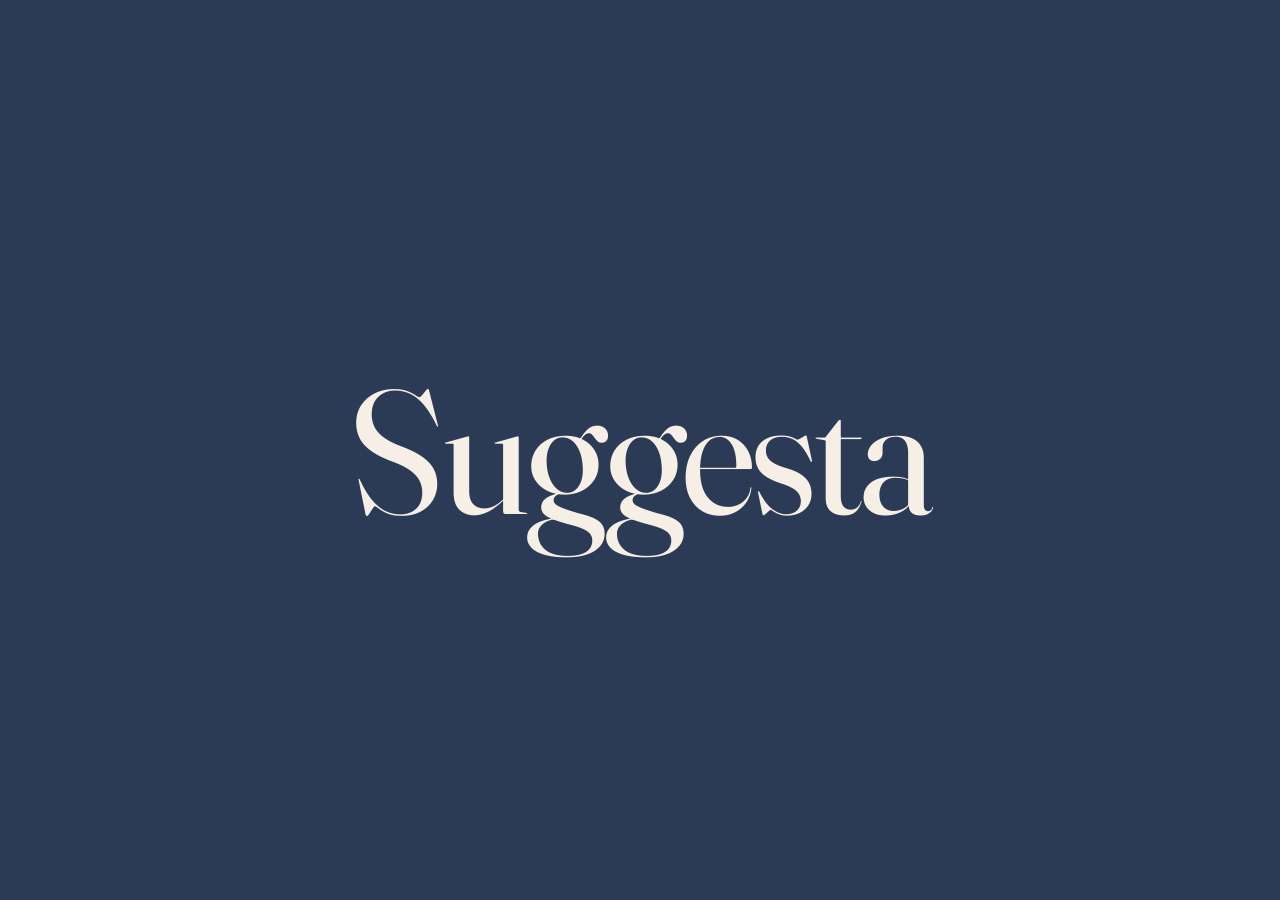
<file: index.html>
<!DOCTYPE html>
<html lang="en">
<head>
<meta charset="UTF-8">
<meta name="viewport" content="width=device-width, initial-scale=1">
<title>Suggesta</title>
<link rel="preconnect" href="https://fonts.googleapis.com">
<link rel="preconnect" href="https://fonts.gstatic.com" crossorigin>
<link href="https://fonts.googleapis.com/css2?family=Fraunces:ital,opsz,wght@0,9..144,400;1,9..144,400&family=DM+Sans:wght@400;500&display=swap" rel="stylesheet">
<style>
  :root {
    --bg: #2b2540;
    --glow: #6d5bd0;
    --ink: #f6efe6;
    --ink-soft: rgba(246, 239, 230, 0.72);
    --serif: "Fraunces", Georgia, "Times New Roman", serif;
    --sans: "DM Sans", system-ui, -apple-system, "Segoe UI", sans-serif;
  }
  * { box-sizing: border-box; margin: 0; }
  html, body { height: 100%; }
  body {
    background: var(--bg);
    color: var(--ink);
    font-family: var(--sans);
    transition: background-color 1.6s ease;
    overflow: hidden;
  }

  /* Drifting light that takes on each mood's color */
  .glow {
    position: fixed;
    border-radius: 50%;
    filter: blur(90px);
    opacity: 0.55;
    background: var(--glow);
    transition: background-color 1.6s ease;
    pointer-events: none;
  }
  .glow.a { width: 55vmax; height: 55vmax; top: -20vmax; right: -15vmax; animation: driftA 18s ease-in-out infinite alternate; }
  .glow.b { width: 40vmax; height: 40vmax; bottom: -18vmax; left: -10vmax; animation: driftB 22s ease-in-out infinite alternate; opacity: 0.4; }
  @keyframes driftA { to { transform: translate(-8vmax, 10vmax) scale(1.15); } }
  @keyframes driftB { to { transform: translate(10vmax, -8vmax) scale(1.2); } }

  /* Opening moment: big wordmark, letter by letter */
  .intro {
    position: fixed;
    inset: 0;
    display: grid;
    place-items: center;
    background: var(--bg);
    z-index: 10;
    transition: opacity 0.9s ease 0.2s, visibility 0s linear 1.1s, background-color 1.6s ease;
  }
  .intro.done { opacity: 0; visibility: hidden; }
  .wordmark {
    font-family: var(--serif);
    font-size: clamp(3.5rem, 16vw, 11rem);
    letter-spacing: -0.02em;
    display: flex;
  }
  .wordmark span {
    display: inline-block;
    opacity: 0;
    transform: translateY(0.6em) rotate(6deg);
    animation: letterIn 0.9s cubic-bezier(.2,.9,.3,1.2) forwards;
    cursor: default;
  }
  .wordmark span:hover { animation: none; opacity: 1; transform: translateY(-0.12em) rotate(-4deg); transition: transform 0.25s ease; }
  @keyframes letterIn { to { opacity: 1; transform: none; } }

  .splash {
    position: relative;
    min-height: 100%;
    display: flex;
    flex-direction: column;
    justify-content: space-between;
    padding: clamp(1.5rem, 5vw, 4rem);
    transition: opacity 0.6s ease;
  }
  .splash.leaving { opacity: 0; }
  .brand {
    font-family: var(--serif);
    font-size: 1.6rem;
    letter-spacing: -0.01em;
  }
  .statement {
    font-family: var(--serif);
    font-weight: 400;
    font-size: clamp(2.6rem, 9vw, 7rem);
    line-height: 1.05;
    max-width: 14ch;
  }
  .mood {
    display: block;
    font-style: italic;
    min-height: 1.1em;
    transition: opacity 0.5s ease, transform 0.5s ease;
  }
  .mood.swap { opacity: 0; transform: translateY(0.25em); }

  /* Statement and footer arrive once the wordmark clears */
  .reveal { opacity: 0; transform: translateY(1rem); }
  .ready .reveal { animation: rise 0.9s ease forwards; }
  .ready .foot.reveal { animation-delay: 0.3s; }
  @keyframes rise { to { opacity: 1; transform: none; } }

  .foot { display: flex; align-items: center; gap: 1.5rem; flex-wrap: wrap; }
  .sub { color: var(--ink-soft); max-width: 34ch; line-height: 1.5; }
  .enter {
    font: 500 1rem var(--sans);
    color: var(--bg);
    background: var(--ink);
    border: 0;
    border-radius: 999px;
    padding: 0.95rem 1.8rem;
    cursor: pointer;
    transition: transform 0.2s ease, box-shadow 0.3s ease;
  }
  .enter:hover { transform: scale(1.05); box-shadow: 0 0 0 8px rgba(246, 239, 230, 0.16); }
  .enter:focus-visible { outline: 3px solid var(--ink); outline-offset: 4px; }

  @media (prefers-reduced-motion: reduce) {
    body, .mood, .splash, .enter, .intro, .glow { transition: none; }
    .glow { animation: none; }
    .intro { display: none; }
    .reveal { opacity: 1; transform: none; animation: none !important; }
  }
</style>
</head>
<body>
  <div class="glow a"></div>
  <div class="glow b"></div>

  <div class="intro" id="intro" aria-hidden="true">
    <div class="wordmark" id="wordmark"></div>
  </div>

  <main class="splash" id="splash">
    <div class="brand">Suggesta</div>

    <h1 class="statement reveal">
      Tonight I'm feeling
      <span class="mood" id="mood" aria-live="polite">tired.</span>
    </h1>

    <div class="foot reveal">
      <button class="enter" id="enter" type="button">Find my movie</button>
      <p class="sub">Tell us the mood. We'll pick one film that fits it.</p>
    </div>
  </main>

<script>
  // Where the app goes after the splash. Change this to your login route.
  const NEXT_URL = "OnboardingSammy3.0.html";

  // Each mood sets the background and the color of the drifting light.
  const moods = [
    { word: "tired.",        bg: "#2b3a55", glow: "#4f7bd0" },
    { word: "nostalgic.",    bg: "#6b4423", glow: "#e0a04a" },
    { word: "restless.",     bg: "#1f5a5a", glow: "#3fd0b4" },
    { word: "heartbroken.",  bg: "#52263f", glow: "#d0507f" },
    { word: "playful.",      bg: "#7a3b2e", glow: "#f0845a" },
    { word: "curious.",      bg: "#3d4a2a", glow: "#a8d060" }
  ];

  const root = document.documentElement;
  const moodEl = document.getElementById("mood");
  const splash = document.getElementById("splash");
  const intro = document.getElementById("intro");
  const reduceMotion = window.matchMedia("(prefers-reduced-motion: reduce)").matches;
  let i = 0;

  function show(index) {
    const m = moods[index];
    root.style.setProperty("--bg", m.bg);
    root.style.setProperty("--glow", m.glow);
    moodEl.textContent = m.word;
  }

  // Build the wordmark one letter at a time
  const wordmark = document.getElementById("wordmark");
  "Suggesta".split("").forEach((ch, n) => {
    const s = document.createElement("span");
    s.textContent = ch;
    s.style.animationDelay = (0.15 + n * 0.09) + "s";
    wordmark.appendChild(s);
  });

  show(0);

  function startCycle() {
    if (reduceMotion) return;
    setInterval(() => {
      moodEl.classList.add("swap");
      setTimeout(() => {
        i = (i + 1) % moods.length;
        show(i);
        moodEl.classList.remove("swap");
      }, 500);
    }, 2600);
  }

  if (reduceMotion) {
    document.body.classList.add("ready");
  } else {
    // Wordmark plays, then clears and the rest of the screen arrives
    setTimeout(() => intro.classList.add("done"), 1900);
    setTimeout(() => document.body.classList.add("ready"), 2200);
  }
  setTimeout(startCycle, reduceMotion ? 0 : 3200);

  document.getElementById("enter").addEventListener("click", () => {
    splash.classList.add("leaving");
    setTimeout(() => { window.location.href = NEXT_URL; }, reduceMotion ? 0 : 600);
  });
</script>
</body>
</html>
</file>
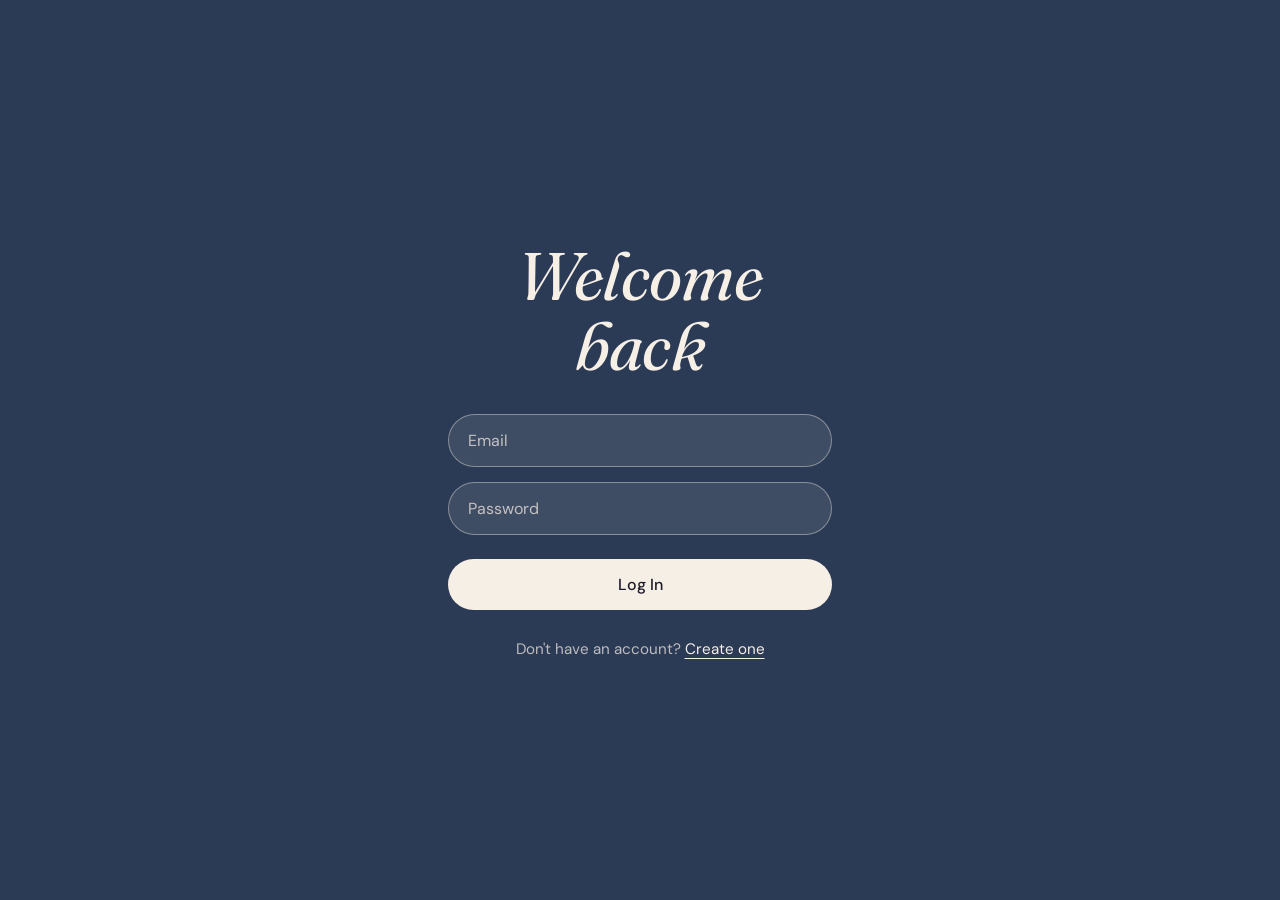
<file: login.html>
<!DOCTYPE html>
<html lang="en">
<head>
    <meta charset="UTF-8">
    <meta name="viewport" content="width=device-width, initial-scale=1">
    <title>Log In</title>
    <link rel="preconnect" href="https://fonts.googleapis.com">
    <link rel="preconnect" href="https://fonts.gstatic.com" crossorigin>
    <link href="https://fonts.googleapis.com/css2?family=DM+Sans:wght@400;500&family=Fraunces:ital,opsz,wght,SOFT,WONK@0,9..144,400..900,0..100,0..1;1,9..144,400..900,0..100,0..1&display=swap" rel="stylesheet">
    <link rel="stylesheet" href="style.css">
</head>

<body>
    <div class="orb o1" aria-hidden="true"></div>
    <div class="orb o2" aria-hidden="true"></div>
    <div class="orb o3" aria-hidden="true"></div>
    <div class="orb o4" aria-hidden="true"></div>

    <div class="auth-container">
        <h1>Welcome back</h1>

        <input id="login-email" type="email" placeholder="Email">
        <input id="login-password" type="password" placeholder="Password">

        <button id="login-btn">Log In</button>

        <p>Don't have an account? <a href="signup.html">Create one</a></p>
    </div>

    <script src="script.js"></script>
</body>
</html>
</file>
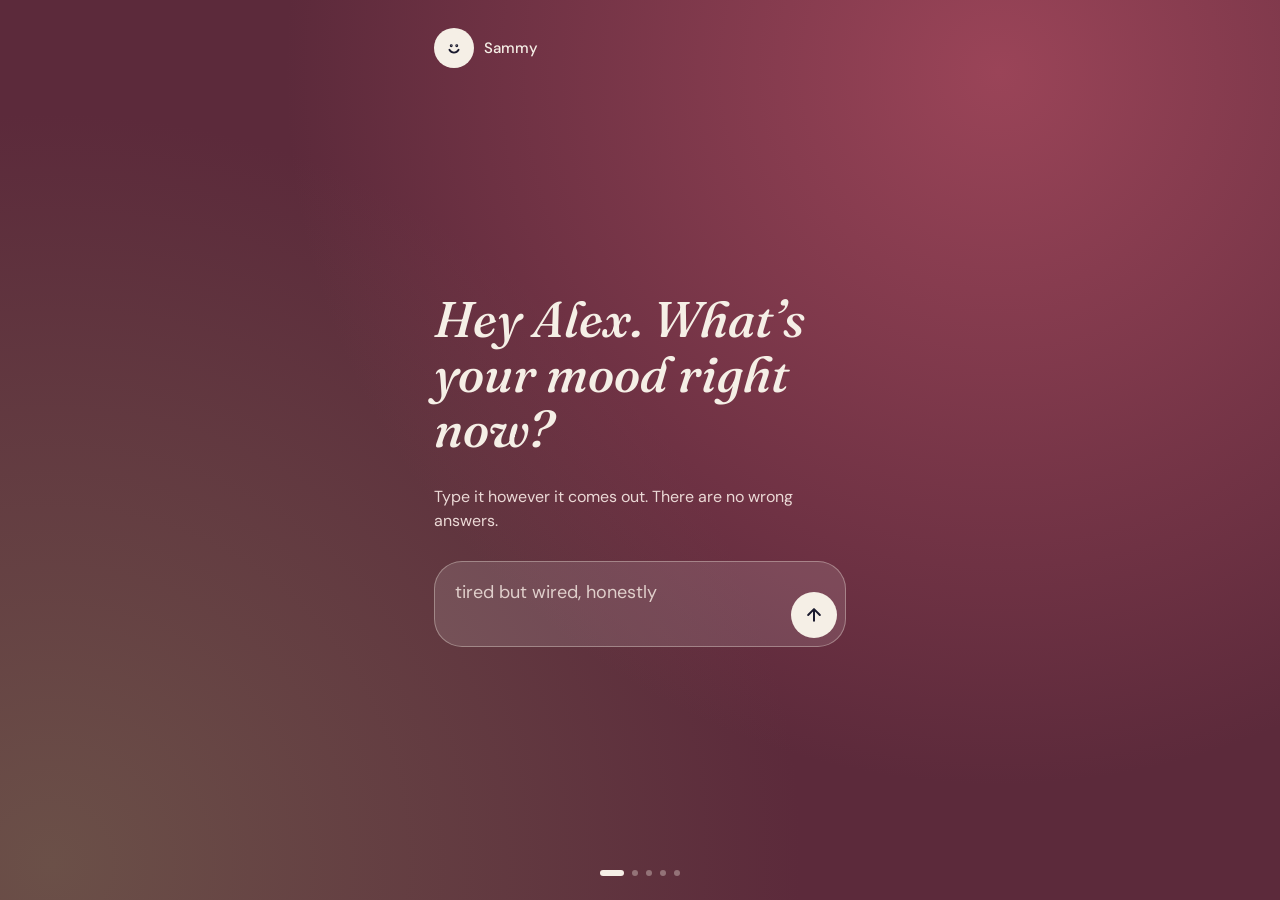
<file: OnboardingSammy3.0.html>
<!doctype html>
<html lang="en">
<head>
<meta charset="utf-8">
<meta name="viewport" content="width=device-width, initial-scale=1">
<title>Suggesta | Sammy</title>
<link href="https://fonts.googleapis.com/css2?family=Fraunces:ital,opsz,wght@1,9..144,500&family=DM+Sans:wght@400;500&display=swap" rel="stylesheet">
<style>
:root{--cream:#F5EFE6;--ink:#1A1A2E;--muted:#EBD9D6;--glass:rgba(255,255,255,.12);--line:rgba(245,239,230,.35)}

/* ===== Animated background: paste this block (plus the body rule) into your login page too ===== */
@property --g1{syntax:'<color>';inherits:false;initial-value:#9A4458}
@property --g2{syntax:'<color>';inherits:false;initial-value:#6B5048}
@property --base{syntax:'<color>';inherits:false;initial-value:#5C2A3B}
@property --x1{syntax:'<percentage>';inherits:false;initial-value:78%}
@property --y1{syntax:'<percentage>';inherits:false;initial-value:8%}
@property --x2{syntax:'<percentage>';inherits:false;initial-value:4%}
@property --y2{syntax:'<percentage>';inherits:false;initial-value:96%}
/* Wine > violet > blue > teal > green > amber > coral > back to wine (about 80 seconds per loop) */
@keyframes drift{
  0%{--g1:#9A4458;--g2:#6B5048;--base:#5C2A3B;--x1:78%;--y1:8%;--x2:4%;--y2:96%}
  14%{--g1:#7A4AA8;--g2:#4A5AA0;--base:#3E2A5C;--x1:30%;--y1:20%;--x2:85%;--y2:80%}
  28%{--g1:#3F63B8;--g2:#6A4AA0;--base:#25305C;--x1:70%;--y1:55%;--x2:15%;--y2:30%}
  42%{--g1:#2E8C8F;--g2:#3F63B8;--base:#1F4650;--x1:25%;--y1:75%;--x2:80%;--y2:15%}
  57%{--g1:#4C9A5E;--g2:#2E8C8F;--base:#24442F;--x1:75%;--y1:25%;--x2:10%;--y2:85%}
  71%{--g1:#9C6428;--g2:#4C9A5E;--base:#4A3A1E;--x1:35%;--y1:60%;--x2:90%;--y2:40%}
  85%{--g1:#B8553A;--g2:#9C6428;--base:#4A2A24;--x1:80%;--y1:70%;--x2:20%;--y2:20%}
  100%{--g1:#9A4458;--g2:#6B5048;--base:#5C2A3B;--x1:78%;--y1:8%;--x2:4%;--y2:96%}
}
body{
  background:radial-gradient(circle at var(--x1) var(--y1),var(--g1) 0%,transparent 55%),
             radial-gradient(circle at var(--x2) var(--y2),var(--g2) 0%,transparent 50%),
             var(--base);
  animation:drift 80s ease-in-out infinite;
}
/* ===== end background ===== */

*{box-sizing:border-box}
html,body{height:100%;margin:0}
body{color:var(--cream);font-family:'DM Sans',sans-serif}
.app{max-width:460px;margin:0 auto;height:100dvh;padding:28px 24px 24px;display:flex;flex-direction:column;gap:20px;overflow-y:auto;transition:opacity .5s ease}
.app.out{opacity:0}
.serif{font-family:Fraunces,serif;font-style:italic;font-weight:500}
.sammy{display:flex;align-items:center;gap:10px;font-weight:500;font-size:15px}
.mark{width:40px;height:40px;border-radius:50%;background:var(--cream);display:flex;align-items:center;justify-content:center}
.sub{margin:0;color:var(--muted);font-size:16px;line-height:1.5}
.hint{margin:0;color:var(--muted);font-size:13px;text-align:center}

/* Full-page question */
.qwrap{flex:1;display:flex;flex-direction:column;justify-content:center;gap:28px}
.q{margin:0;font-size:clamp(36px,10vw,50px);line-height:1.1}
.w{display:inline-block;opacity:0;animation:wordin .8s ease forwards}
form.input{display:flex;align-items:flex-end;gap:10px;background:var(--glass);border:1px solid var(--line);border-radius:28px;padding:8px 8px 8px 20px}
.vh{position:absolute;width:1px;height:1px;overflow:hidden}
textarea{flex:1;background:transparent;border:0;outline:0;resize:none;color:var(--cream);font:inherit;font-size:18px;padding:10px 0}
textarea::placeholder{color:#E0CFCB}
.send{width:46px;height:46px;border-radius:50%;border:0;background:var(--cream);display:flex;align-items:center;justify-content:center;flex-shrink:0;cursor:pointer}
.progress{display:flex;gap:8px;justify-content:center}
.progress i{width:6px;height:6px;border-radius:3px;background:var(--line)}
.progress i.on{width:24px;background:var(--cream)}

/* Loading */
.think{text-align:center;align-items:center;gap:26px}
.think .q{font-size:clamp(34px,9vw,44px)}
#status{margin:0;color:var(--muted);font-size:16px;min-height:24px;transition:opacity .25s}
.track{width:200px;height:4px;border-radius:2px;background:var(--line);overflow:hidden}
.bar{height:100%;width:0;background:var(--cream);border-radius:2px;animation:fill 5.5s linear forwards}

/* Picks */
button.hero,button.alt{font:inherit;color:inherit;text-align:left;border:0;cursor:pointer;transition:background .2s}
button.hero:hover,button.alt:hover{background:rgba(255,255,255,.2)}
button:focus-visible,a.btn:focus-visible{outline:2px solid var(--cream);outline-offset:3px}
.hero{width:100%;background:var(--glass);border-radius:20px;padding:14px;display:flex;gap:14px}
.poster{border-radius:12px;color:var(--ink);display:flex;align-items:flex-end;padding:12px;font-family:Fraunces,serif;font-style:italic}
.hero .poster{width:112px;height:168px;flex-shrink:0;font-size:22px;background:var(--cream)}
.hero .info{display:flex;flex-direction:column;gap:6px}
.tag{font-size:12px;font-weight:500;letter-spacing:.08em}
.meta{color:var(--muted);font-size:13px}
.alts{display:flex;gap:12px}
.alt{flex:1;background:var(--glass);border-radius:16px;padding:12px;display:flex;flex-direction:column;gap:8px}
.alt .poster{height:96px;font-size:20px}
.refine{display:flex;gap:12px}
.refine button{flex:1;height:48px;border-radius:24px;border:1px solid var(--line);background:transparent;color:var(--cream);font:inherit;font-size:15px;cursor:pointer}
.rise{animation:rise .7s ease both}

/* Detail page */
.back{align-self:flex-start;background:transparent;border:0;color:var(--cream);font:inherit;font-size:15px;cursor:pointer;padding:6px 0}
.poster.big{height:170px;font-size:30px;width:100%}
.label{margin:0 0 8px;font-size:12px;font-weight:500;letter-spacing:.08em;color:var(--muted)}
.detail p.body{margin:0;font-size:16px;line-height:1.55}
.detail section{display:flex;flex-direction:column;align-items:flex-start}
.btn{display:inline-flex;align-items:center;gap:8px;height:46px;padding:0 22px;border-radius:23px;background:var(--cream);color:var(--ink);font-size:15px;font-weight:500;text-decoration:none}
.btn.ghost{background:transparent;color:var(--cream);border:1px solid var(--line)}
.video{width:100%;aspect-ratio:16/9;border:0;border-radius:14px}

@keyframes wordin{from{opacity:0;transform:translateY(14px)}to{opacity:1;transform:none}}
@keyframes rise{from{opacity:0;transform:translateY(12px)}to{opacity:1;transform:none}}
@keyframes fill{to{width:100%}}
@media (prefers-reduced-motion:reduce){body{animation:none}.rise,.bar{animation:none}.w{animation:none;opacity:1}.bar{width:100%}}
</style>
</head>
<body>
<main class="app" id="app"></main>

<script>
/* ---------- Settings ---------- */
const USER_NAME = "Alex"; // swap in the logged-in user's name

/* ---------- Conversation script ---------- */
const STEPS = ["mood", "genre", "who", "time", "extra"];
const QUESTIONS = [
  "What’s your mood right now?",
  "Noted. Any genre pulling at you, or should I surprise you?",
  "Good to know. Who’s watching with you tonight?",
  "Got it. How much time do you have?",
  "Last one. Is there a movie you loved recently, or anything you definitely don’t want tonight?"
];
const PLACEHOLDERS = [
  "tired but wired, honestly",
  "comedy, maybe? or surprise me",
  "just me, or me and my partner",
  "about 90 minutes, or a long one",
  "loved Lady Bird, no scary stuff"
];
const LABELS = ["Your mood", "Your genre", "Who is watching", "Time available", "A movie you loved, or something to avoid"];

/* ---------- Film catalog ----------
   vibe = the one-line description on the pick cards
   peek = spoiler-free premise on the detail page
   Optional: add trailerKey:"YOUTUBE_VIDEO_ID" to any film to embed its trailer on the detail page.
   When you connect TMDB, its /movie/{id}/videos endpoint returns these keys for you. */
const FILMS = [
  {t:"Paddington 2", y:2017, r:"1h 43m", tags:["cozy","nostalgic","light","comedy","family"], who:["family","partner","solo","friends"],
   vibe:"A warm blanket of a movie that makes the whole world feel a little kinder.",
   peek:"Paddington is settled with the Brown family in London and hunting for the perfect gift for his Aunt Lucy’s birthday. Then a rare pop-up book goes missing, and his search for it turns into a very bear-sized mess."},
  {t:"Chef", y:2014, r:"1h 54m", tags:["cozy","comedy","light","warm"], who:["family","partner","solo","friends"],
   vibe:"Sizzling, sunny, and the kind of feel-good that leaves you hungry and happy.",
   peek:"A talented chef quits his restaurant job after a public meltdown and starts over with a food truck. A road trip with his son and best friend might be exactly what his career, and his family, needs."},
  {t:"Little Women", y:2019, r:"2h 15m", tags:["nostalgic","cozy","drama","romance"], who:["partner","solo","family"],
   vibe:"Cozy-by-the-fire nostalgia with a lump in your throat.",
   peek:"Four sisters grow up in 19th-century New England, each chasing a different dream. Jo, the writer, looks back on their lives and tries to make sense of it all."},
  {t:"The Princess Bride", y:1987, r:"1h 38m", tags:["nostalgic","comedy","light","fantasy","cozy"], who:["family","partner","friends"],
   vibe:"Pure comfort-food adventure that has been charming people for decades.",
   peek:"A grandfather reads his sick grandson a favorite storybook: a tale of a farmhand, a beautiful princess, and a whole lot of swordfights, pirates, and giants."},
  {t:"Spirited Away", y:2001, r:"2h 5m", tags:["animated","fantasy","nostalgic","thoughtful"], who:["family","solo","partner"],
   vibe:"A dreamy, strange wander through a fairy tale you’ll want to live in.",
   peek:"On the way to her new home, ten-year-old Chihiro stumbles into a hidden world of spirits and a mysterious bathhouse. To get her parents back, she has to find her courage and work her way through it."},
  {t:"The Grand Budapest Hotel", y:2014, r:"1h 39m", tags:["comedy","light","quirky"], who:["partner","friends","solo"],
   vibe:"A pastel-pink, perfectly stitched caper that moves like a dollhouse on caffeine.",
   peek:"A legendary hotel concierge and his loyal lobby boy get tangled up in the theft of a priceless painting and a battle over a family fortune."},
  {t:"Knives Out", y:2019, r:"2h 10m", tags:["mystery","comedy","thriller","light"], who:["friends","partner","family","solo"],
   vibe:"Cozy sweaters, sharp wit, and a mystery you’ll want to shout theories at.",
   peek:"When a famous mystery novelist is found dead after his birthday party, a sharp-eyed detective investigates his eccentric family, and every one of them has something to hide."},
  {t:"Past Lives", y:2023, r:"1h 46m", tags:["romance","wistful","nostalgic","drama"], who:["partner","solo"],
   vibe:"Quiet, tender, and the kind of ache you almost enjoy.",
   peek:"Two childhood friends who were separated when one family emigrated reconnect decades later in New York, and spend a few days wondering about the lives they might have had."},
  {t:"Arrival", y:2016, r:"1h 56m", tags:["sci-fi","thoughtful","wistful","drama"], who:["solo","partner"],
   vibe:"Slow, hushed, and mind-bending, perfect for a night you want to feel something big.",
   peek:"Twelve mysterious spacecraft appear around the globe. A linguist is recruited to figure out how to talk to the visitors before the world’s nerves snap."},
  {t:"Everything Everywhere All at Once", y:2022, r:"2h 19m", tags:["wired","comedy","sci-fi","action","emotional"], who:["friends","partner","solo"],
   vibe:"Wild, silly, and shockingly emotional, like your brain and heart on a rollercoaster.",
   peek:"An overwhelmed laundromat owner with a mountain of taxes to deal with gets pulled into a multiverse adventure where she may be the only one who can save everything."},
  {t:"Mad Max: Fury Road", y:2015, r:"2h", tags:["action","wired","intense"], who:["friends","solo"],
   vibe:"Two hours of full-throttle adrenaline with the volume turned all the way up.",
   peek:"In a scorched desert wasteland, Max is dragged into a high-speed escape led by a fierce warrior named Furiosa, with a tyrant warlord and his army right behind them."},
  {t:"Whiplash", y:2014, r:"1h 47m", tags:["intense","tense","drama"], who:["solo","friends"],
   vibe:"A sweaty, nerve-shredding sprint you can’t look away from.",
   peek:"An ambitious young jazz drummer enrolls at an elite music conservatory, where a ruthless instructor pushes him harder than he ever imagined."},
  {t:"Get Out", y:2017, r:"1h 44m", tags:["scary","thriller","tense","mystery"], who:["friends","partner"],
   vibe:"Slow-burn dread with a razor-sharp edge that keeps you on your toes.",
   peek:"A young photographer agrees to meet his girlfriend’s parents at their family estate for a weekend. The warm welcome is great, but little things start to feel off."},
  {t:"Lady Bird", y:2017, r:"1h 35m", tags:["nostalgic","comedy","drama","cozy"], who:["solo","partner","friends"],
   vibe:"Sun-faded, funny, and full of that bittersweet coming-of-age ache.",
   peek:"A strong-willed high school senior in Sacramento dreams of escaping to college on the East Coast, while butting heads with her equally stubborn mother."},
  {t:"Soul", y:2020, r:"1h 40m", tags:["animated","thoughtful","comedy","family"], who:["family","solo","partner"],
   vibe:"Warm, jazzy, and gently existential, a hug with something to say.",
   peek:"A middle school music teacher finally lands the gig of his dreams, then a bizarre accident sends him on a strange journey to figure out what makes a life worth living."},
  {t:"Hunt for the Wilderpeople", y:2016, r:"1h 41m", tags:["comedy","light","adventure","family"], who:["family","friends","solo","partner"],
   vibe:"A scrappy, laugh-out-loud adventure with surprising heart.",
   peek:"A rebellious city kid and his grumpy foster uncle end up on the run together in the New Zealand bush, with the whole country looking for them."},
  {t:"Crazy Rich Asians", y:2018, r:"2h", tags:["romance","comedy","light","cozy"], who:["partner","friends","solo"],
   vibe:"Glossy, romantic, and pure escapist sparkle.",
   peek:"A New York professor travels to Singapore with her boyfriend for a wedding, only to find out his family is wildly, jaw-droppingly rich."},
  {t:"Before Sunrise", y:1995, r:"1h 41m", tags:["romance","wistful","thoughtful","nostalgic"], who:["partner","solo"],
   vibe:"A late-night walk and talk that makes you want to fall in love with a city.",
   peek:"Two strangers meet on a train in Europe and decide to spend one night wandering Vienna together, talking about everything."},
  {t:"Spider-Man: Into the Spider-Verse", y:2018, r:"1h 57m", tags:["animated","action","wired","comedy","family"], who:["family","friends","solo"],
   vibe:"A neon, comic-book burst of energy that looks like nothing else.",
   peek:"Brooklyn teenager Miles Morales gets bitten by a radioactive spider and discovers he is not the only Spider-Person out there."},
  {t:"Inception", y:2010, r:"2h 28m", tags:["sci-fi","thriller","intense","thoughtful","wired"], who:["friends","solo","partner"],
   vibe:"A sleek, pulse-pounding puzzle box for when you want your brain fully switched on.",
   peek:"A skilled thief who steals secrets from inside people’s dreams is offered one last job: instead of taking an idea, he has to plant one."},
  {t:"Parasite", y:2019, r:"2h 12m", tags:["thriller","drama","tense","thoughtful"], who:["partner","friends","solo"],
   vibe:"Darkly funny, razor-sharp, and impossible to stop thinking about.",
   peek:"A struggling family cleverly works its way into jobs with a wealthy household, and things get more complicated than anyone planned."}
];
const POSTER_COLORS = ["#F5EFE6", "#E8B7A8", "#C9A7C0"];

/* Words people type -> tags above */
const SYN = {
  tired:"cozy", sleepy:"cozy", cozy:"cozy", comfort:"cozy", warm:"cozy", chill:"cozy", relax:"cozy",
  nostalg:"nostalgic", sad:"wistful", lonely:"wistful", miss:"wistful",
  wired:"wired", energ:"wired", hype:"wired", excit:"wired",
  funny:"comedy", laugh:"comedy", comedy:"comedy",
  scary:"scary", horror:"scary", thrill:"thriller", action:"action",
  romance:"romance", romantic:"romance", love:"romance",
  sci:"sci-fi", space:"sci-fi", mystery:"mystery", animat:"animated", fantasy:"fantasy",
  light:"light", dark:"intense", intense:"intense", heavy:"intense", tense:"tense", think:"thoughtful", deep:"thoughtful"
};

/* ---------- Text parsing helpers ---------- */
const mins = r => { const h = r.match(/(\d+)h/), m = r.match(/(\d+)m/); return (h ? +h[1] * 60 : 0) + (m ? +m[1] : 0); };

function tagsFrom(text){
  const t = text.toLowerCase().replace(/\b(nothing|not too|no|not|never)\s+(too\s+)?heavy/g, "light");
  const found = [];
  for (const k in SYN) if (t.includes(k) && !found.includes(SYN[k])) found.push(SYN[k]);
  return found;
}
function avoidTags(text){
  const out = [], re = /\b(?:no|not|don'?t want|dont want|avoid|hate|without|sick of|but)\s+(?:any\s+|too\s+|more\s+)?(\w+)/g;
  let m;
  while ((m = re.exec(text.toLowerCase()))) for (const k in SYN) if (m[1].startsWith(k)) out.push(SYN[k]);
  return out;
}
function whoFrom(t){
  t = t.toLowerCase();
  if (/family|kid|child|mom|dad|parents|sibling|brother|sister/.test(t)) return "family";
  if (/partner|date|wife|husband|girlfriend|boyfriend|spouse|significant/.test(t)) return "partner";
  if (/friend|buddies|roommate|group|the guys|the girls/.test(t)) return "friends";
  if (/alone|solo|myself|just me/.test(t)) return "solo";
  return null;
}
function maxMinutes(t){
  t = t.toLowerCase();
  const h = t.match(/(\d+(?:\.\d+)?)\s*(?:hours?|hrs?|h)\b/), m = t.match(/(\d+)\s*(?:minutes?|mins?|m)\b/);
  if (h || m) return Math.round((h ? parseFloat(h[1]) * 60 : 0) + (m ? parseInt(m[1], 10) : 0));
  if (/hour and a half/.test(t)) return 90;
  if (/\bhour\b/.test(t)) return 60;
  if (/quick|short/.test(t)) return 100;
  return 999;
}

/* ---------- Recommendation logic ----------
   Swap this function for a real backend call (an AI model turning the answers into
   mood/genre/company/length/avoid signals, then TMDB for real titles).
   It must return {picks:[{film, line}]} where line is the one-sentence vibe. */
async function getPicks(a, mode){
  const mg = (a.mood || "") + " " + (a.genre || "");
  const extra = a.extra || "";
  const who = whoFrom(a.who || "");
  const limit = maxMinutes(a.time || "");
  const avoid = avoidTags(mg + " " + extra);
  const liked = FILMS.filter(f => extra.toLowerCase().includes(f.t.split(":")[0].toLowerCase()));
  const surprise = mode === "surprise";

  let want = tagsFrom(mg);
  liked.forEach(f => f.tags.slice(0, 3).forEach(t => want.push(t)));
  const exclude = [...avoid];
  if (mode === "lighter") { want.push("light", "light"); exclude.push("intense", "tense", "scary"); }
  if (who === "family") exclude.push("scary", "intense");
  want = want.filter(t => !exclude.includes(t));

  const base = FILMS.filter(f => !liked.includes(f));
  const ok = (f, useLimit) => !f.tags.some(t => exclude.includes(t)) && (!useLimit || mins(f.r) <= limit + 10);
  let pool = base.filter(f => ok(f, true));
  if (pool.length < 3) pool = base.filter(f => ok(f, false));
  if (pool.length < 3) pool = base;

  const picks = pool.map(f => {
    const hits = surprise ? 0 : f.tags.filter(t => want.includes(t)).length;
    const whoHit = !!who && f.who.includes(who);
    return {f, s: hits * 2 + (whoHit ? 1 : 0) + Math.random() * 0.6};
  }).sort((x, y) => y.s - x.s).slice(0, 3).map(x => ({film: x.f, line: x.f.vibe}));

  return {picks};
}

/* ---------- UI ---------- */
const app = document.getElementById("app");
const state = {step:"q", q:0, a:{}, nudged:false, busy:false, qText:`Hey ${USER_NAME}. ${QUESTIONS[0]}`, loadText:"", picks:[], detail:0};
const sleep = ms => new Promise(r => setTimeout(r, ms));
const esc = s => s.replace(/[&<>"]/g, c => ({"&":"&amp;","<":"&lt;",">":"&gt;",'"':"&quot;"}[c]));
const tooShort = s => s.trim().length < 4 || /^(idk|good|fine|ok|okay|nothing|no|meh)$/i.test(s.trim());

const MARK = `<div class="sammy"><div class="mark"><svg width="22" height="22" viewBox="0 0 24 24" fill="none" stroke="#1A1A2E" stroke-width="2" stroke-linecap="round" aria-hidden="true"><path d="M7 14c1.2 2 3 3 5 3s3.8-1 5-3"/><circle cx="9" cy="9.5" r="0.6"/><circle cx="15" cy="9.5" r="0.6"/></svg></div>Sammy</div>`;

const words = text => text.split(" ").map((w, i) => `<span class="w" style="animation-delay:${i * 0.07}s">${esc(w)}</span>`).join(" ");
const progress = n => `<div class="progress" aria-hidden="true">${STEPS.map((_, i) => `<i class="${i === n ? "on" : ""}"></i>`).join("")}</div>`;

function render(){
  if (state.step === "q") {
    const delay = (state.qText.split(" ").length * 0.07 + 0.3).toFixed(2);
    const ph = state.q === 0 && state.nudged ? "a few words is fine" : PLACEHOLDERS[state.q];
    app.innerHTML = MARK + `
      <div class="qwrap">
        <h1 class="q serif">${words(state.qText)}</h1>
        ${state.q === 0 && !state.nudged ? `<p class="sub rise" style="animation-delay:${delay}s">Type it however it comes out. There are no wrong answers.</p>` : ""}
        <form class="input rise" id="f" style="animation-delay:${delay}s">
          <label class="vh" for="a">${LABELS[state.q]}</label>
          <textarea id="a" rows="2" placeholder="${ph}"></textarea>
          <button class="send" aria-label="Send"><svg width="20" height="20" viewBox="0 0 24 24" fill="none" stroke="#1A1A2E" stroke-width="2.4" stroke-linecap="round" stroke-linejoin="round" aria-hidden="true"><path d="M12 19V5M5 12l7-7 7 7"/></svg></button>
        </form>
      </div>` + progress(state.q);
    const f = document.getElementById("f"), a = document.getElementById("a");
    f.addEventListener("submit", e => { e.preventDefault(); const v = a.value.trim(); if (v) onAnswer(v); });
    a.addEventListener("keydown", e => { if (e.key === "Enter" && !e.shiftKey) { e.preventDefault(); f.requestSubmit(); } });
    a.focus({preventScroll:true});

  } else if (state.step === "thinking") {
    app.innerHTML = MARK + `
      <div class="qwrap think">
        <h1 class="q serif">${words(state.loadText)}</h1>
        <p id="status" aria-live="polite"></p>
        <div class="track" aria-hidden="true"><div class="bar"></div></div>
      </div>`;

  } else if (state.step === "reveal") {
    const [h, ...alts] = state.picks;
    app.innerHTML = MARK + `
      <p class="serif rise" style="margin:0;font-size:26px;line-height:1.25">Tonight, start here.</p>
      <button class="hero rise" data-i="0" style="animation-delay:.2s" aria-label="More about ${esc(h.film.t)}">
        <div class="poster">${esc(h.film.t)}</div>
        <div class="info">
          <span class="tag">TOP PICK</span>
          <span class="serif" style="font-size:22px">${esc(h.film.t)}</span>
          <span class="meta">${h.film.y} · ${h.film.r}</span>
          <span style="font-size:15px;line-height:1.4">${esc(h.line)}</span>
        </div>
      </button>
      <div class="alts">${alts.map((p, i) => `
        <button class="alt rise" data-i="${i + 1}" style="animation-delay:${0.5 + i * 0.2}s" aria-label="More about ${esc(p.film.t)}">
          <div class="poster" style="background:${POSTER_COLORS[i + 1]}">${esc(p.film.t)}</div>
          <div style="font-weight:500;font-size:15px">${esc(p.film.t)}</div>
          <div class="meta">${p.film.y} · ${p.film.r}</div>
          <div style="font-size:13px;line-height:1.4">${esc(p.line)}</div>
        </button>`).join("")}</div>
      <p class="hint rise" style="animation-delay:.9s">Tap any pick for the trailer, a sneak peek, and reviews.</p>
      <div class="refine rise" style="animation-delay:1s">
        <button id="lighter">Something lighter</button>
        <button id="surprise">Surprise me</button>
      </div>`;
    app.querySelectorAll("[data-i]").forEach(b => b.onclick = () => openDetail(+b.dataset.i));
    document.getElementById("lighter").onclick = () => think("lighter");
    document.getElementById("surprise").onclick = () => think("surprise");

  } else {
    const p = state.picks[state.detail], f = p.film;
    const enc = encodeURIComponent;
    const trailer = "https://www.youtube.com/results?search_query=" + enc(f.t + " " + f.y + " official trailer");
    const reviews = "https://letterboxd.com/search/films/" + enc(f.t + " " + f.y).replace(/%20/g, "+") + "/";
    app.innerHTML = `
      <button class="back" id="back">← Back to picks</button>
      <div class="detail rise" style="display:flex;flex-direction:column;gap:22px">
        <div class="poster big" style="background:${POSTER_COLORS[state.detail]}">${esc(f.t)}</div>
        <div>
          <h1 class="serif" style="margin:0 0 4px;font-size:32px;line-height:1.15">${esc(f.t)}</h1>
          <span class="meta">${f.y} · ${f.r}</span>
        </div>
        <p class="serif" style="margin:0;font-size:20px;line-height:1.35">${esc(p.line)}</p>
        <section>
          <h2 class="label">SNEAK PEEK (NO SPOILERS)</h2>
          <p class="body">${esc(f.peek)}</p>
        </section>
        <section>
          <h2 class="label">TRAILER</h2>
          ${f.trailerKey
            ? `<iframe class="video" src="https://www.youtube-nocookie.com/embed/${esc(f.trailerKey)}" title="${esc(f.t)} trailer" allowfullscreen loading="lazy"></iframe>`
            : `<a class="btn" href="${trailer}" target="_blank" rel="noopener noreferrer">▶ Watch the trailer ↗</a>`}
        </section>
        <section>
          <h2 class="label">WHAT PEOPLE ARE SAYING</h2>
          <a class="btn ghost" href="${reviews}" target="_blank" rel="noopener noreferrer">Read reviews on Letterboxd ↗</a>
        </section>
      </div>`;
    document.getElementById("back").onclick = () => { state.step = "reveal"; show(); };
  }
}

/* Fade the whole screen out, swap the content, fade back in */
async function show(){
  app.classList.add("out");
  await sleep(500);
  render();
  app.scrollTop = 0;
  app.classList.remove("out");
}
function openDetail(i){ state.detail = i; state.step = "detail"; show(); }

async function onAnswer(text){
  if (state.busy) return;
  state.busy = true;
  const key = STEPS[state.q];

  if (key === "mood" && tooShort(text) && !state.nudged) {
    state.nudged = true;
    state.qText = "Okay, if today were a weather forecast, what would it be?";
    await show();
    state.busy = false;
    return;
  }
  state.a[key] = text;
  state.q++;
  if (state.q >= STEPS.length) { state.busy = false; think(); return; }
  state.qText = QUESTIONS[state.q];
  await show();
  state.busy = false;
}

async function think(mode){
  if (state.busy) return;
  state.busy = true;
  const result = await getPicks(state.a, mode);
  state.loadText = mode ? "Let me find something else for you" : "Finding the perfect pick for you";
  state.step = "thinking";
  await show();

  const lines = mode
    ? ["Taking another look...", "Setting a few new ones aside...", "Almost there..."]
    : ["Browsing the shelves...", "Setting a few favorites aside...", "Almost there..."];
  const el = document.getElementById("status");
  for (const l of lines) {
    el.style.opacity = 0; await sleep(250);
    el.textContent = l; el.style.opacity = 1; await sleep(1500);
  }
  state.picks = result.picks;
  state.step = "reveal";
  await show();
  state.busy = false;
}

render();
</script>
</body>
</html>
</file>
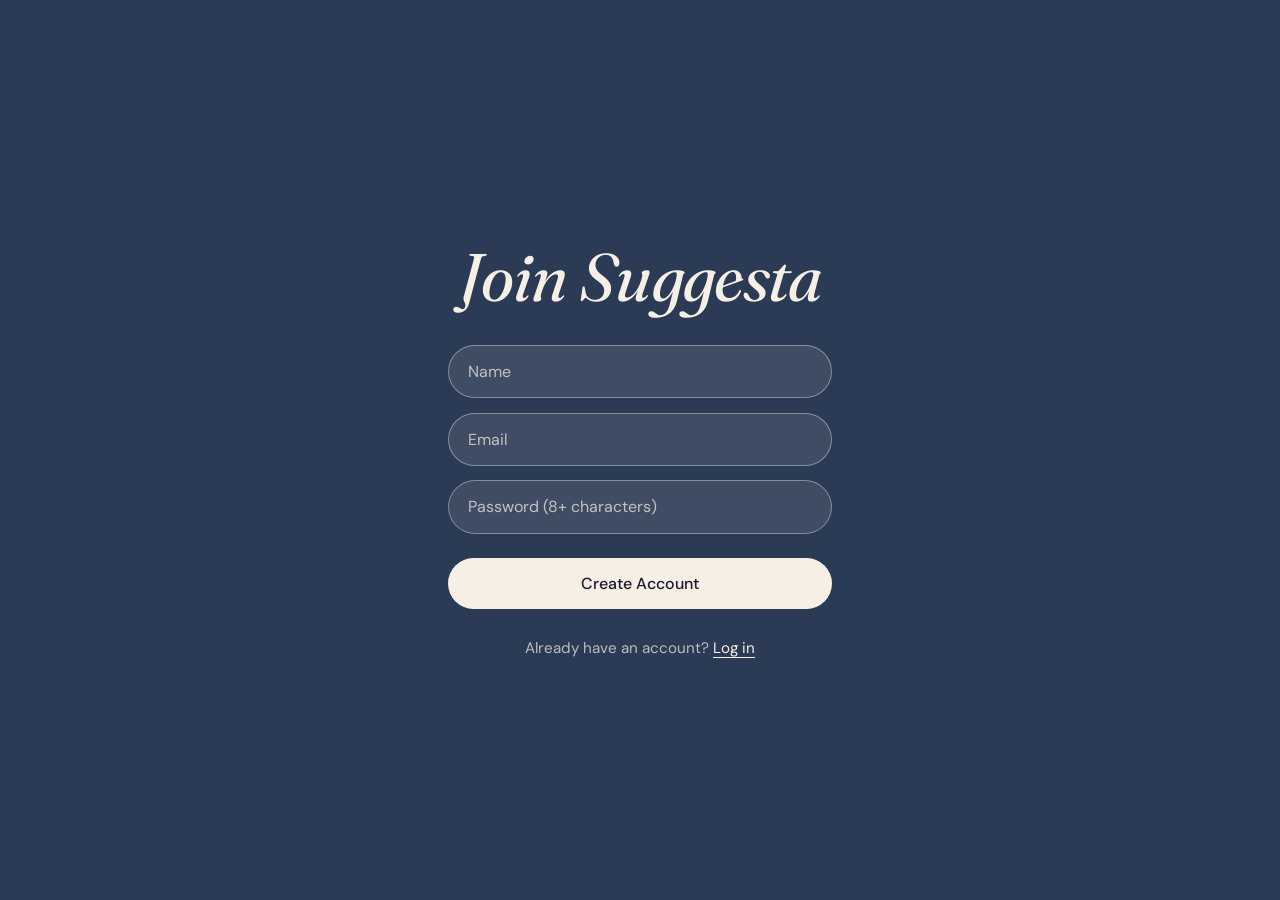
<file: signup.html>
<!DOCTYPE html>
<html lang="en">
<head>
    <meta charset="UTF-8">
    <meta name="viewport" content="width=device-width, initial-scale=1">
    <title>Sign Up</title>
    <link rel="preconnect" href="https://fonts.googleapis.com">
    <link rel="preconnect" href="https://fonts.gstatic.com" crossorigin>
    <link href="https://fonts.googleapis.com/css2?family=DM+Sans:wght@400;500&family=Fraunces:ital,opsz,wght,SOFT,WONK@0,9..144,400..900,0..100,0..1;1,9..144,400..900,0..100,0..1&display=swap" rel="stylesheet">
    <link rel="stylesheet" href="style.css">
</head>

<body>
    <div class="orb o1" aria-hidden="true"></div>
    <div class="orb o2" aria-hidden="true"></div>
    <div class="orb o3" aria-hidden="true"></div>
    <div class="orb o4" aria-hidden="true"></div>

    <div class="auth-container">
        <h1>Join Suggesta</h1>

        <input id="signup-name" type="text" placeholder="Name" autocomplete="name">
        <input id="signup-email" type="email" placeholder="Email" autocomplete="email">
        <input id="signup-password" type="password" placeholder="Password (8+ characters)" autocomplete="new-password">

        <button id="signup-btn">Create Account</button>

        <p>Already have an account? <a href="login.html">Log in</a></p>
    </div>

    <script src="script.js"></script>
</body>
</html>
</file>
<file: style.css>
/* Suggesta shared styles (login, signup), matched to the splash screen */

:root {
    --bg: #2b3a55;
    --ink: #f6efe6;
    --ink-soft: rgba(246, 239, 230, 0.72);
    --line: rgba(246, 239, 230, 0.4);
    --serif: "Fraunces", Georgia, "Times New Roman", serif;
    --sans: "DM Sans", system-ui, -apple-system, "Segoe UI", sans-serif;
}

* { box-sizing: border-box; margin: 0; }

body {
    min-height: 100vh;
    display: grid;
    place-items: center;
    padding: 1.5rem;
    background: var(--bg);
    color: var(--ink);
    font-family: var(--sans);
    overflow: hidden;
    /* Same mood colors as the splash, slowly cycling */
    animation: moodBg 36s ease-in-out infinite;
}

/* Drifting light that changes color with the mood, like the splash */
.orb {
    position: fixed;
    border-radius: 50%;
    filter: blur(90px);
    pointer-events: none;
}
.o1 {
    width: 55vmax; height: 55vmax;
    top: -20vmax; right: -15vmax;
    opacity: 0.55;
    animation: driftA 18s ease-in-out infinite alternate, moodGlow 36s ease-in-out infinite;
}
.o2 {
    width: 40vmax; height: 40vmax;
    bottom: -18vmax; left: -10vmax;
    opacity: 0.4;
    animation: driftB 22s ease-in-out infinite alternate, moodGlow 36s ease-in-out -12s infinite;
}
.o3, .o4 { display: none; }

@keyframes driftA { to { transform: translate(-8vmax, 10vmax) scale(1.15); } }
@keyframes driftB { to { transform: translate(10vmax, -8vmax) scale(1.2); } }
@keyframes moodBg {
    0%, 100% { background-color: #2b3a55; }
    17% { background-color: #6b4423; }
    34% { background-color: #1f5a5a; }
    50% { background-color: #52263f; }
    67% { background-color: #7a3b2e; }
    84% { background-color: #3d4a2a; }
}
@keyframes moodGlow {
    0%, 100% { background-color: #4f7bd0; }
    17% { background-color: #e0a04a; }
    34% { background-color: #3fd0b4; }
    50% { background-color: #d0507f; }
    67% { background-color: #f0845a; }
    84% { background-color: #a8d060; }
}

/* Same layout as before: one centered stack */
.auth-container {
    position: relative;
    z-index: 1;
    width: 100%;
    max-width: 24rem;
    text-align: center;
    animation: rise 0.9s ease both;
}
@keyframes rise {
    from { opacity: 0; transform: translateY(1rem); }
    to { opacity: 1; transform: none; }
}

h1 {
    margin-bottom: 2rem;
    font-family: var(--serif);
    font-weight: 400;
    font-style: italic;
    font-size: clamp(2.8rem, 11vw, 4.2rem);
    line-height: 1.05;
    letter-spacing: -0.01em;
}

input {
    display: block;
    width: 100%;
    padding: 0.95rem 1.2rem;
    margin-bottom: 0.9rem;
    font: 400 1rem var(--sans);
    color: var(--ink);
    background: rgba(246, 239, 230, 0.1);
    border: 1px solid var(--line);
    border-radius: 999px;
    transition: border-color 0.25s ease, background 0.25s ease, box-shadow 0.25s ease;
}
input::placeholder { color: var(--ink-soft); }
input:focus {
    outline: none;
    background: rgba(246, 239, 230, 0.16);
    border-color: var(--ink);
    box-shadow: 0 0 0 4px rgba(246, 239, 230, 0.16);
}
input:-webkit-autofill {
    -webkit-text-fill-color: var(--ink);
    transition: background-color 9999s ease-out 0s;
}

button {
    width: 100%;
    margin-top: 0.6rem;
    padding: 0.95rem 1.8rem;
    font: 500 1rem var(--sans);
    color: #1d1a2b;
    background: var(--ink);
    border: 0;
    border-radius: 999px;
    cursor: pointer;
    transition: transform 0.2s ease, box-shadow 0.3s ease;
}
button:hover {
    transform: scale(1.04);
    box-shadow: 0 0 0 8px rgba(246, 239, 230, 0.16);
}
button:focus-visible, a:focus-visible { outline: 3px solid var(--ink); outline-offset: 4px; }

p {
    margin-top: 1.8rem;
    color: var(--ink-soft);
    font-size: 0.95rem;
}
a { color: var(--ink); text-underline-offset: 0.25em; }

.error, .message { margin-top: 1rem; color: #ffc9c9; }

@media (prefers-reduced-motion: reduce) {
    body, .orb, .auth-container { animation: none; }
    input, button { transition: none; }
}
</file>
